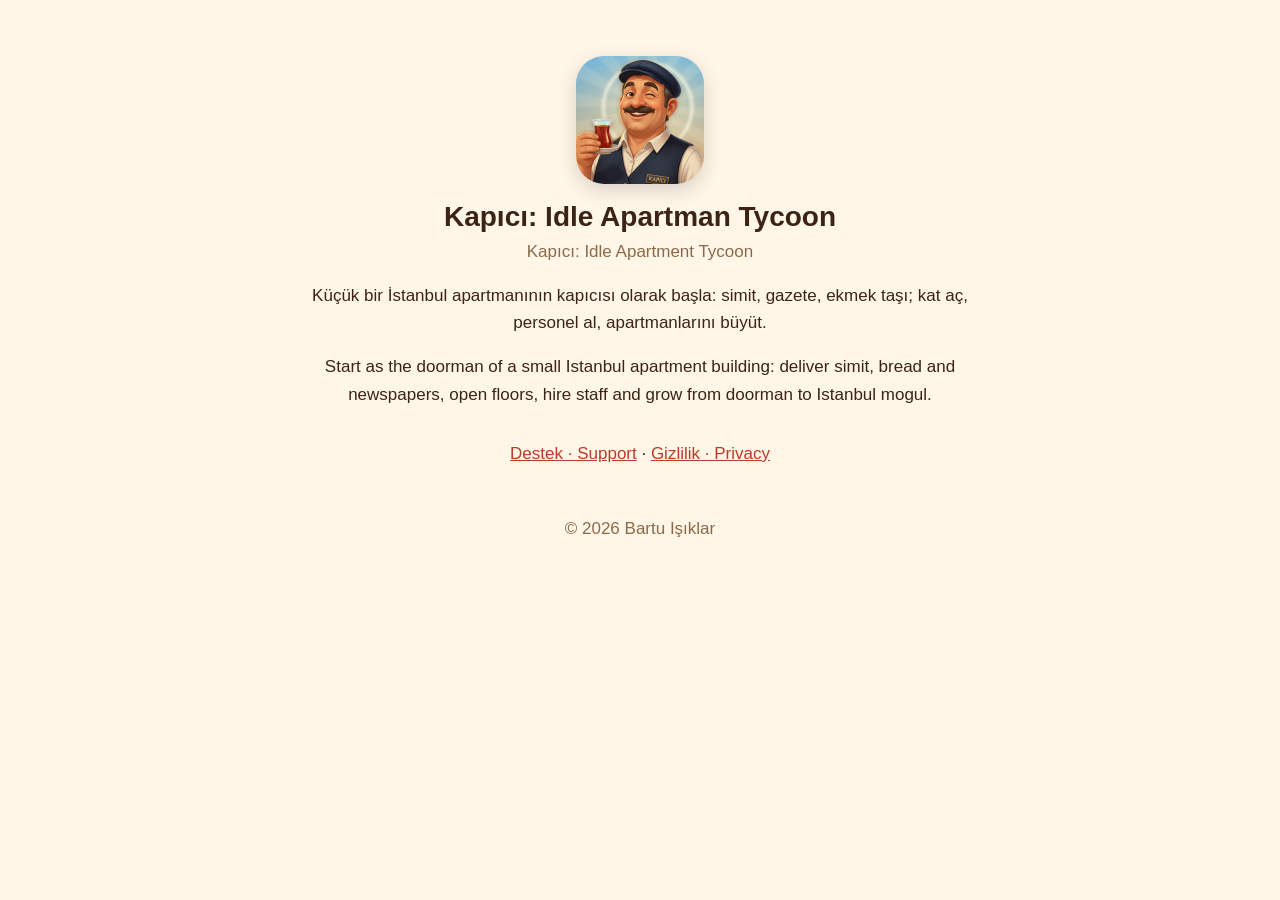
<file: index.html>
<!doctype html>
<html lang="tr">
<head>
<meta charset="utf-8">
<meta name="viewport" content="width=device-width, initial-scale=1">
<title>Kapıcı: Idle Apartman Tycoon · Kapıcı: Idle Apartment Tycoon</title>
<link rel="stylesheet" href="stil.css">
</head>
<body>
<main class="giris">
<img class="ikon" src="ikon.png" alt="">
<h1>Kapıcı: Idle Apartman Tycoon</h1>
<p class="alt">Kapıcı: Idle Apartment Tycoon</p>
<p>Küçük bir İstanbul apartmanının kapıcısı olarak başla: simit, gazete, ekmek taşı; kat aç, personel al, apartmanlarını büyüt.</p>
<p>Start as the doorman of a small Istanbul apartment building: deliver simit, bread and newspapers, open floors, hire staff and grow from doorman to Istanbul mogul.</p>
<p class="baglantilar"><a href="destek.html">Destek · Support</a> · <a href="gizlilik.html">Gizlilik · Privacy</a></p>
<p class="alt" style="margin-top:48px;text-align:center">© 2026 Bartu Işıklar</p>
</main>
</body>
</html>
</file>
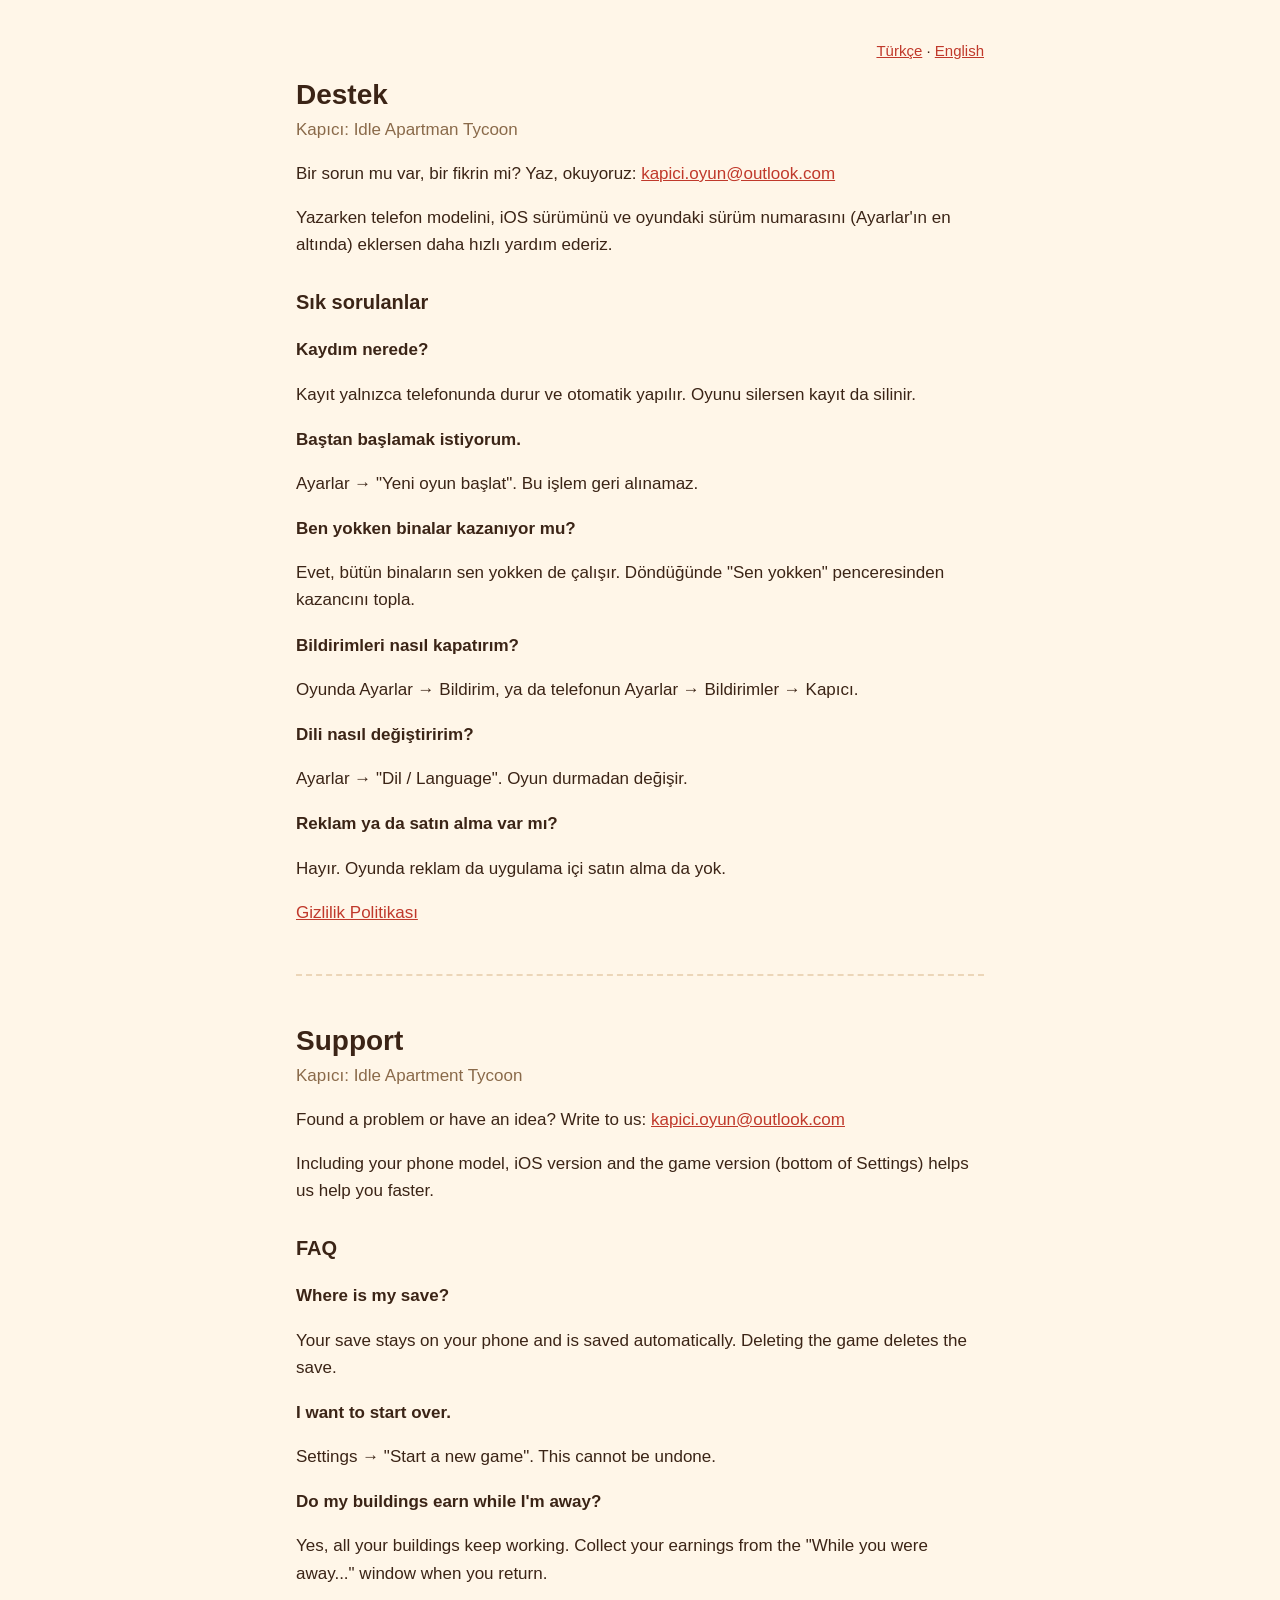
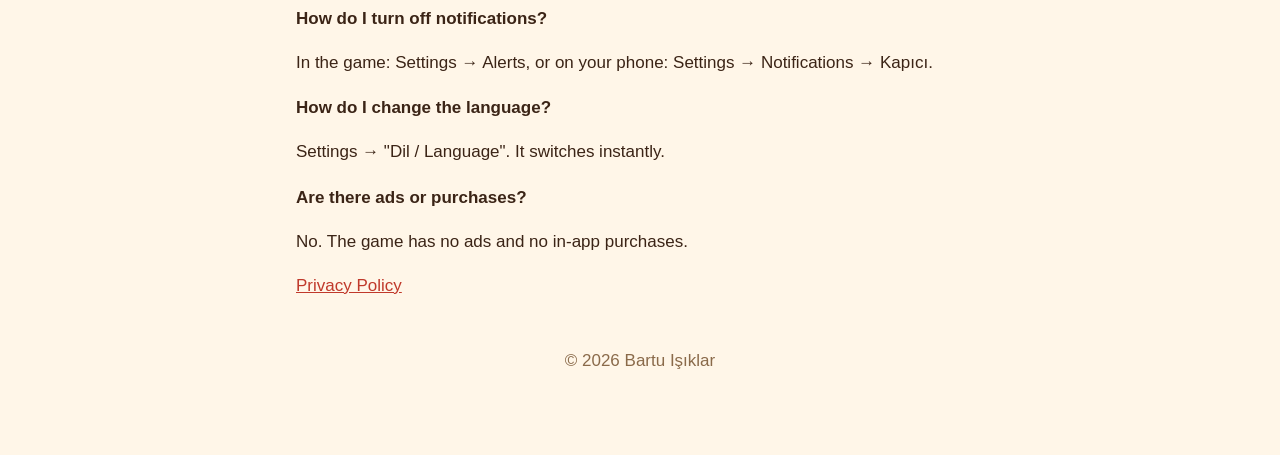
<file: destek.html>
<!doctype html>
<html lang="tr">
<head>
<meta charset="utf-8">
<meta name="viewport" content="width=device-width, initial-scale=1">
<title>Destek · Support — Kapıcı</title>
<link rel="stylesheet" href="stil.css">
</head>
<body>
<main>
<p class="dil"><a href="#tr">Türkçe</a> · <a href="#en">English</a></p>

<section id="tr">
<h1>Destek</h1>
<p class="alt">Kapıcı: Idle Apartman Tycoon</p>
<p>Bir sorun mu var, bir fikrin mi? Yaz, okuyoruz: <a class="eposta" href="mailto:kapici.oyun@outlook.com">kapici.oyun@outlook.com</a></p>
<p>Yazarken telefon modelini, iOS sürümünü ve oyundaki sürüm numarasını (Ayarlar'ın en altında) eklersen daha hızlı yardım ederiz.</p>

<h2>Sık sorulanlar</h2>
<h3>Kaydım nerede?</h3>
<p>Kayıt yalnızca telefonunda durur ve otomatik yapılır. Oyunu silersen kayıt da silinir.</p>
<h3>Baştan başlamak istiyorum.</h3>
<p>Ayarlar → "Yeni oyun başlat". Bu işlem geri alınamaz.</p>
<h3>Ben yokken binalar kazanıyor mu?</h3>
<p>Evet, bütün binaların sen yokken de çalışır. Döndüğünde "Sen yokken" penceresinden kazancını topla.</p>
<h3>Bildirimleri nasıl kapatırım?</h3>
<p>Oyunda Ayarlar → Bildirim, ya da telefonun Ayarlar → Bildirimler → Kapıcı.</p>
<h3>Dili nasıl değiştiririm?</h3>
<p>Ayarlar → "Dil / Language". Oyun durmadan değişir.</p>
<h3>Reklam ya da satın alma var mı?</h3>
<p>Hayır. Oyunda reklam da uygulama içi satın alma da yok.</p>

<p><a href="gizlilik.html">Gizlilik Politikası</a></p>
</section>

<hr>

<section id="en">
<h1>Support</h1>
<p class="alt">Kapıcı: Idle Apartment Tycoon</p>
<p>Found a problem or have an idea? Write to us: <a class="eposta" href="mailto:kapici.oyun@outlook.com">kapici.oyun@outlook.com</a></p>
<p>Including your phone model, iOS version and the game version (bottom of Settings) helps us help you faster.</p>

<h2>FAQ</h2>
<h3>Where is my save?</h3>
<p>Your save stays on your phone and is saved automatically. Deleting the game deletes the save.</p>
<h3>I want to start over.</h3>
<p>Settings → "Start a new game". This cannot be undone.</p>
<h3>Do my buildings earn while I'm away?</h3>
<p>Yes, all your buildings keep working. Collect your earnings from the "While you were away..." window when you return.</p>
<h3>How do I turn off notifications?</h3>
<p>In the game: Settings → Alerts, or on your phone: Settings → Notifications → Kapıcı.</p>
<h3>How do I change the language?</h3>
<p>Settings → "Dil / Language". It switches instantly.</p>
<h3>Are there ads or purchases?</h3>
<p>No. The game has no ads and no in-app purchases.</p>

<p><a href="gizlilik.html">Privacy Policy</a></p>
</section>
<p class="alt" style="margin-top:48px;text-align:center">© 2026 Bartu Işıklar</p>
</main>
</body>
</html>
</file>
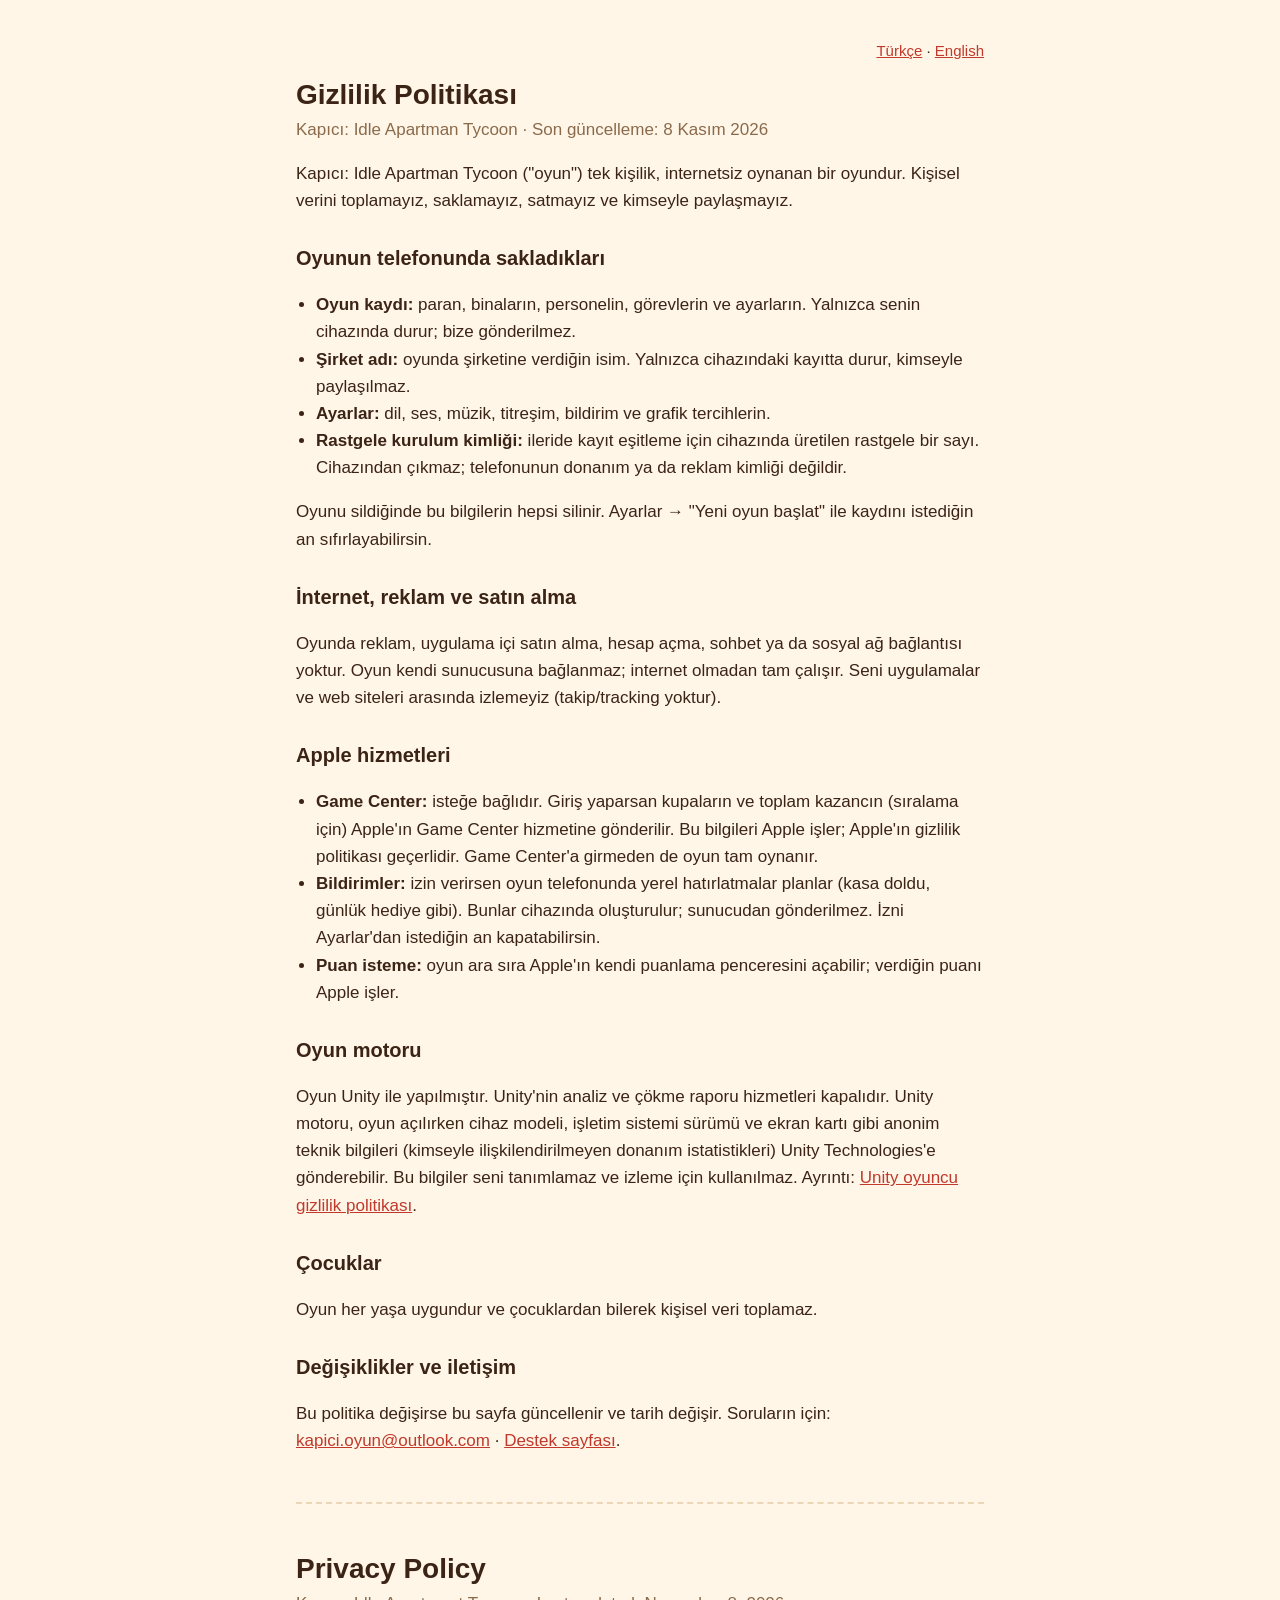
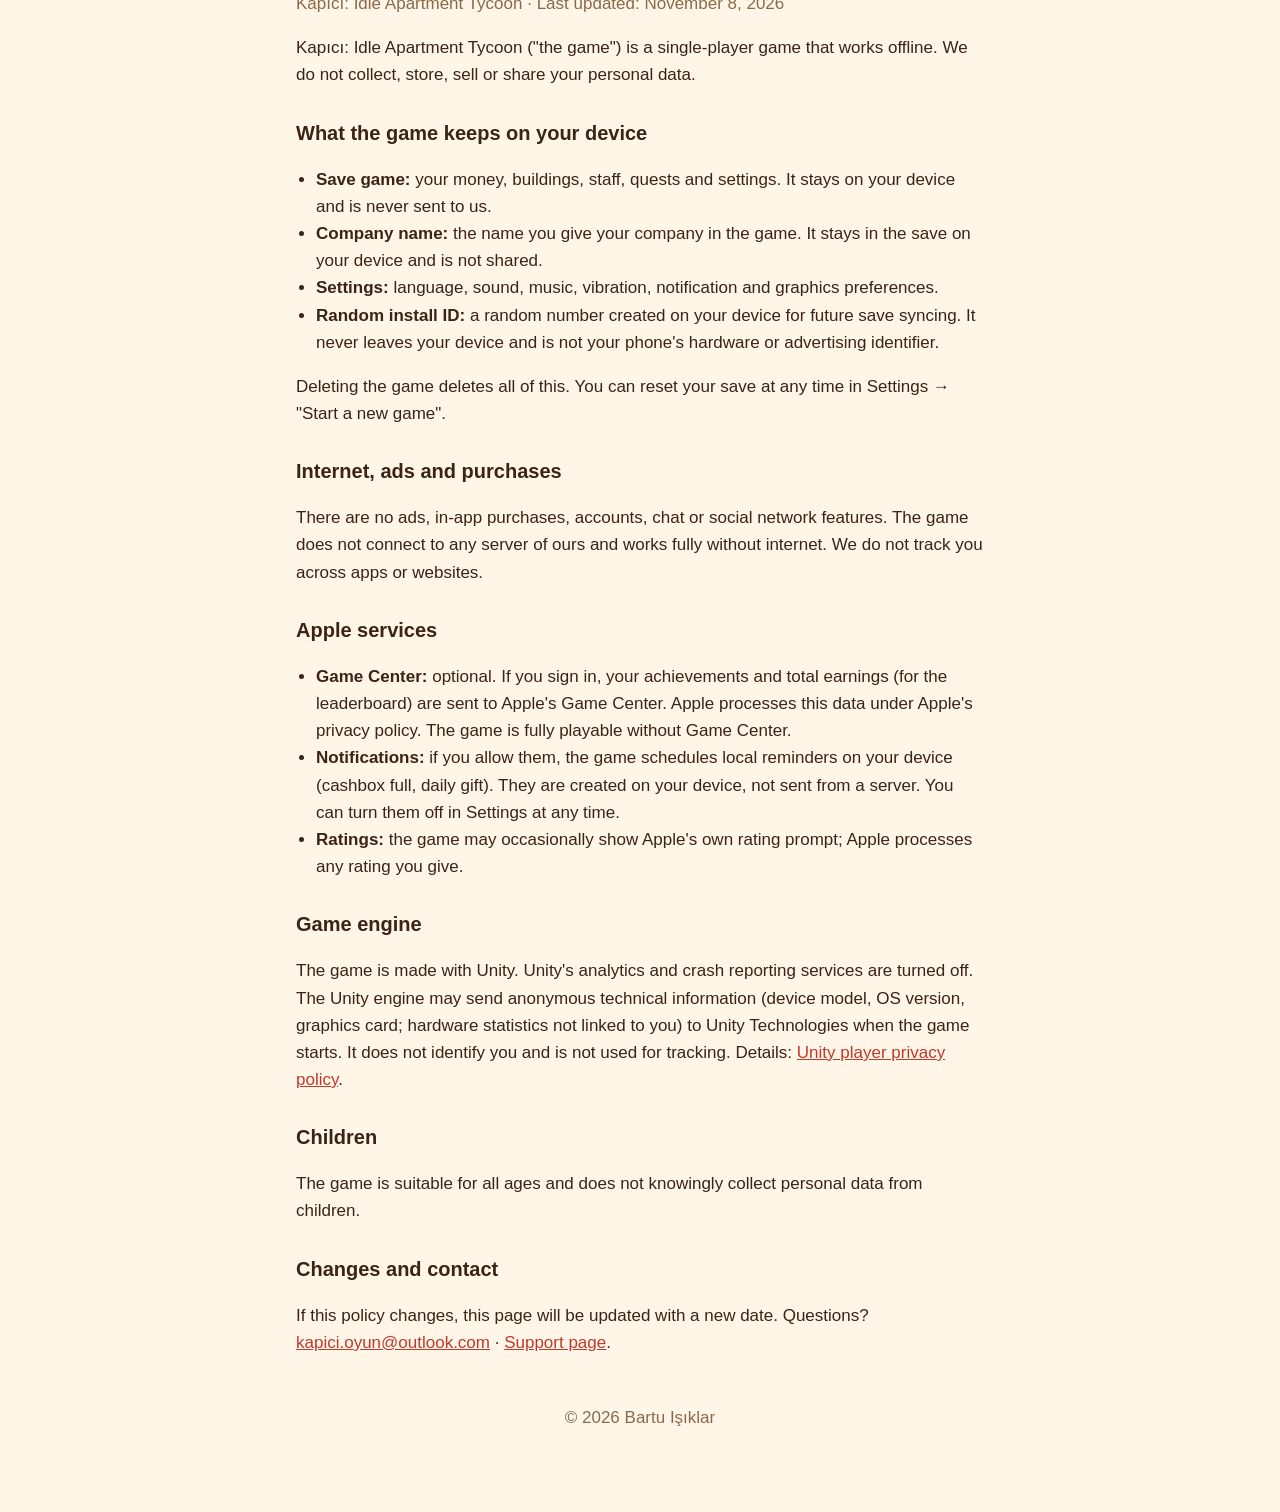
<file: gizlilik.html>
<!doctype html>
<html lang="tr">
<head>
<meta charset="utf-8">
<meta name="viewport" content="width=device-width, initial-scale=1">
<title>Gizlilik Politikası · Privacy Policy — Kapıcı</title>
<link rel="stylesheet" href="stil.css">
</head>
<body>
<main>
<p class="dil"><a href="#tr">Türkçe</a> · <a href="#en">English</a></p>

<section id="tr">
<h1>Gizlilik Politikası</h1>
<p class="alt">Kapıcı: Idle Apartman Tycoon · Son güncelleme: 8 Kasım 2026</p>

<p>Kapıcı: Idle Apartman Tycoon ("oyun") tek kişilik, internetsiz oynanan bir oyundur. Kişisel verini toplamayız, saklamayız, satmayız ve kimseyle paylaşmayız.</p>

<h2>Oyunun telefonunda sakladıkları</h2>
<ul>
<li><b>Oyun kaydı:</b> paran, binaların, personelin, görevlerin ve ayarların. Yalnızca senin cihazında durur; bize gönderilmez.</li>
<li><b>Şirket adı:</b> oyunda şirketine verdiğin isim. Yalnızca cihazındaki kayıtta durur, kimseyle paylaşılmaz.</li>
<li><b>Ayarlar:</b> dil, ses, müzik, titreşim, bildirim ve grafik tercihlerin.</li>
<li><b>Rastgele kurulum kimliği:</b> ileride kayıt eşitleme için cihazında üretilen rastgele bir sayı. Cihazından çıkmaz; telefonunun donanım ya da reklam kimliği değildir.</li>
</ul>
<p>Oyunu sildiğinde bu bilgilerin hepsi silinir. Ayarlar → "Yeni oyun başlat" ile kaydını istediğin an sıfırlayabilirsin.</p>

<h2>İnternet, reklam ve satın alma</h2>
<p>Oyunda reklam, uygulama içi satın alma, hesap açma, sohbet ya da sosyal ağ bağlantısı yoktur. Oyun kendi sunucusuna bağlanmaz; internet olmadan tam çalışır. Seni uygulamalar ve web siteleri arasında izlemeyiz (takip/tracking yoktur).</p>

<h2>Apple hizmetleri</h2>
<ul>
<li><b>Game Center:</b> isteğe bağlıdır. Giriş yaparsan kupaların ve toplam kazancın (sıralama için) Apple'ın Game Center hizmetine gönderilir. Bu bilgileri Apple işler; Apple'ın gizlilik politikası geçerlidir. Game Center'a girmeden de oyun tam oynanır.</li>
<li><b>Bildirimler:</b> izin verirsen oyun telefonunda yerel hatırlatmalar planlar (kasa doldu, günlük hediye gibi). Bunlar cihazında oluşturulur; sunucudan gönderilmez. İzni Ayarlar'dan istediğin an kapatabilirsin.</li>
<li><b>Puan isteme:</b> oyun ara sıra Apple'ın kendi puanlama penceresini açabilir; verdiğin puanı Apple işler.</li>
</ul>

<h2>Oyun motoru</h2>
<p>Oyun Unity ile yapılmıştır. Unity'nin analiz ve çökme raporu hizmetleri kapalıdır. Unity motoru, oyun açılırken cihaz modeli, işletim sistemi sürümü ve ekran kartı gibi anonim teknik bilgileri (kimseyle ilişkilendirilmeyen donanım istatistikleri) Unity Technologies'e gönderebilir. Bu bilgiler seni tanımlamaz ve izleme için kullanılmaz. Ayrıntı: <a href="https://unity.com/legal/game-player-and-app-user-privacy-policy">Unity oyuncu gizlilik politikası</a>.</p>

<h2>Çocuklar</h2>
<p>Oyun her yaşa uygundur ve çocuklardan bilerek kişisel veri toplamaz.</p>

<h2>Değişiklikler ve iletişim</h2>
<p>Bu politika değişirse bu sayfa güncellenir ve tarih değişir. Soruların için: <a href="mailto:kapici.oyun@outlook.com">kapici.oyun@outlook.com</a> · <a href="destek.html">Destek sayfası</a>.</p>
</section>

<hr>

<section id="en">
<h1>Privacy Policy</h1>
<p class="alt">Kapıcı: Idle Apartment Tycoon · Last updated: November 8, 2026</p>

<p>Kapıcı: Idle Apartment Tycoon ("the game") is a single-player game that works offline. We do not collect, store, sell or share your personal data.</p>

<h2>What the game keeps on your device</h2>
<ul>
<li><b>Save game:</b> your money, buildings, staff, quests and settings. It stays on your device and is never sent to us.</li>
<li><b>Company name:</b> the name you give your company in the game. It stays in the save on your device and is not shared.</li>
<li><b>Settings:</b> language, sound, music, vibration, notification and graphics preferences.</li>
<li><b>Random install ID:</b> a random number created on your device for future save syncing. It never leaves your device and is not your phone's hardware or advertising identifier.</li>
</ul>
<p>Deleting the game deletes all of this. You can reset your save at any time in Settings → "Start a new game".</p>

<h2>Internet, ads and purchases</h2>
<p>There are no ads, in-app purchases, accounts, chat or social network features. The game does not connect to any server of ours and works fully without internet. We do not track you across apps or websites.</p>

<h2>Apple services</h2>
<ul>
<li><b>Game Center:</b> optional. If you sign in, your achievements and total earnings (for the leaderboard) are sent to Apple's Game Center. Apple processes this data under Apple's privacy policy. The game is fully playable without Game Center.</li>
<li><b>Notifications:</b> if you allow them, the game schedules local reminders on your device (cashbox full, daily gift). They are created on your device, not sent from a server. You can turn them off in Settings at any time.</li>
<li><b>Ratings:</b> the game may occasionally show Apple's own rating prompt; Apple processes any rating you give.</li>
</ul>

<h2>Game engine</h2>
<p>The game is made with Unity. Unity's analytics and crash reporting services are turned off. The Unity engine may send anonymous technical information (device model, OS version, graphics card; hardware statistics not linked to you) to Unity Technologies when the game starts. It does not identify you and is not used for tracking. Details: <a href="https://unity.com/legal/game-player-and-app-user-privacy-policy">Unity player privacy policy</a>.</p>

<h2>Children</h2>
<p>The game is suitable for all ages and does not knowingly collect personal data from children.</p>

<h2>Changes and contact</h2>
<p>If this policy changes, this page will be updated with a new date. Questions? <a href="mailto:kapici.oyun@outlook.com">kapici.oyun@outlook.com</a> · <a href="destek.html">Support page</a>.</p>
</section>
<p class="alt" style="margin-top:48px;text-align:center">© 2026 Bartu Işıklar</p>
</main>
</body>
</html>
</file>
<file: stil.css>
:root { --zemin: #fff6e8; --yazi: #3b2416; --soluk: #8a6a4a; --vurgu: #c0392b; --cizgi: #ecd6b8; }
@media (prefers-color-scheme: dark) { :root { --zemin: #22170f; --yazi: #f6e7d2; --soluk: #c9ab88; --vurgu: #ff8a6b; --cizgi: #4a3424; } }
* { box-sizing: border-box; }
body { margin: 0; background: var(--zemin); color: var(--yazi); font: 17px/1.6 -apple-system, BlinkMacSystemFont, "Segoe UI", Roboto, sans-serif; }
main { max-width: 720px; margin: 0 auto; padding: 24px 16px 64px; }
h1 { font-size: 28px; line-height: 1.2; margin: 8px 0 4px; }
h2 { font-size: 20px; margin-top: 28px; }
h3 { font-size: 17px; margin: 18px 0 2px; }
a { color: var(--vurgu); }
.alt { color: var(--soluk); margin-top: 0; }
.dil { text-align: right; font-size: 15px; }
hr { border: 0; border-top: 2px dashed var(--cizgi); margin: 48px 0; }
ul { padding-left: 20px; }
.giris { text-align: center; padding-top: 56px; }
.ikon { width: 128px; height: 128px; border-radius: 28px; box-shadow: 0 6px 20px rgba(0,0,0,.15); }
.baglantilar { margin-top: 32px; }
</file>
